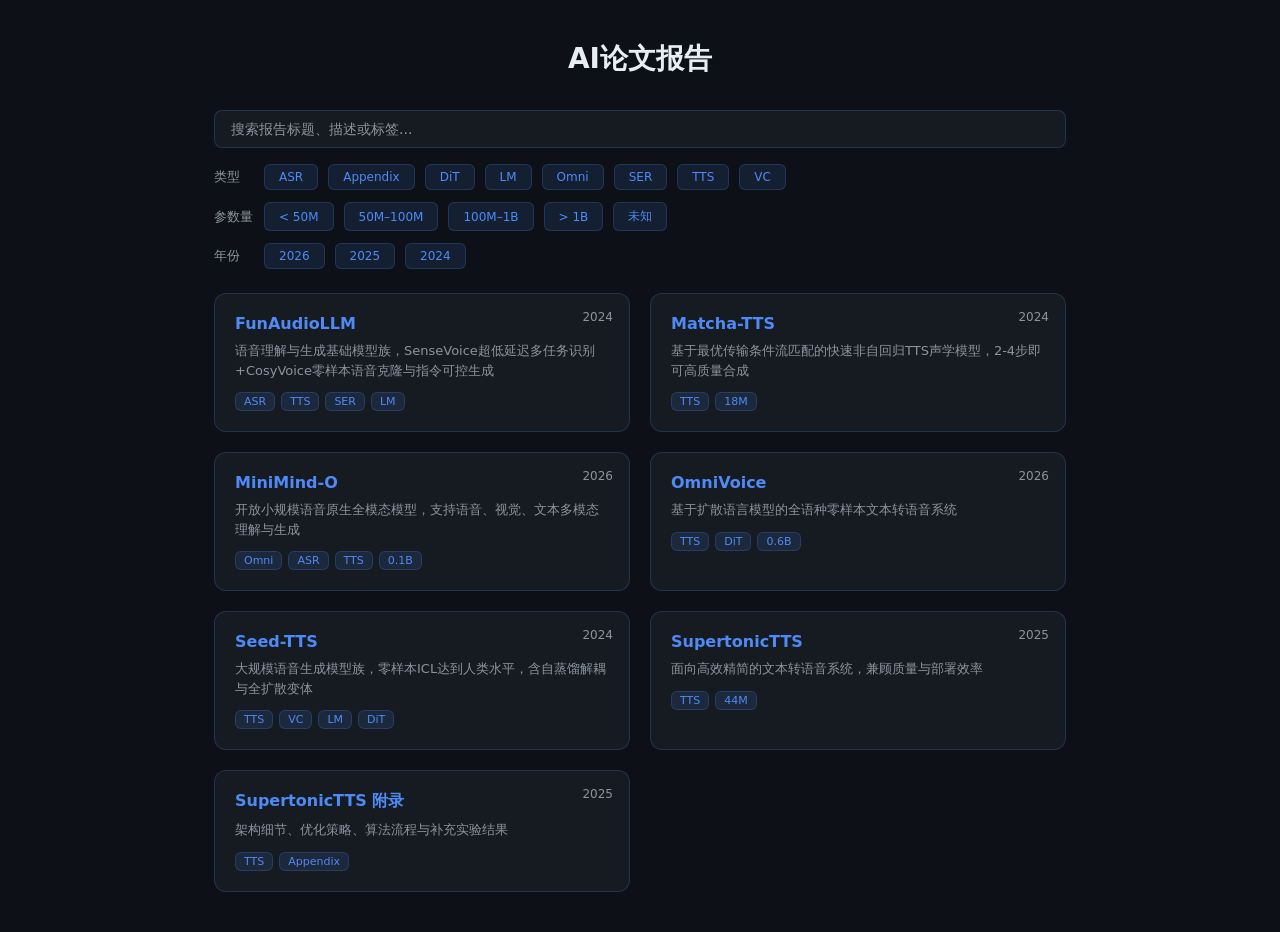
<file: index.html>
<!DOCTYPE html>
<html lang="zh-CN">
<head>
<meta charset="UTF-8">
<title>AI论文报告</title>
<style>
*{box-sizing:border-box;margin:0;padding:0}
:root{--bg:#0d1117;--card:#161b22;--p:#4f8af7;--pm:rgba(79,138,247,.12);--bd:rgba(79,138,247,.22);--t:#e6edf3;--mt:#8b949e;--font:'Source Sans 3','Noto Sans SC',system-ui,sans-serif}
html,body{background:var(--bg);font-family:var(--font);color:var(--t)}
.wrap{max-width:900px;margin:0 auto;padding:40px 24px}
header{text-align:center;margin-bottom:32px}
header h1{font-size:28px;font-weight:700;color:var(--t)}
.filters{margin-bottom:24px}
.filters .search{margin-bottom:16px}
.filters .search input{width:100%;padding:10px 16px;border-radius:8px;border:1px solid var(--bd);background:var(--card);color:var(--t);font-size:14px;font-family:var(--font);outline:none;transition:border-color .2s}
.filters .search input::placeholder{color:var(--mt)}
.filters .search input:focus{border-color:var(--p)}
.filters .filter-row{display:flex;flex-wrap:wrap;gap:10px;align-items:center;margin-bottom:12px}
.filters .filter-row .label{font-size:13px;color:var(--mt);min-width:40px}
#typeBtns,#sizeBtns,#yearBtns{display:flex;flex-wrap:wrap;gap:10px}
.filter-btn{background:var(--pm);border:1px solid var(--bd);border-radius:6px;padding:5px 14px;font-size:12px;color:var(--p);cursor:pointer;transition:background .15s,border-color .15s,color .15s;font-family:var(--font);white-space:nowrap}
.filter-btn:hover{border-color:var(--p)}
.filter-btn.active{background:var(--bd);border-color:var(--p);color:var(--t)}
.grid{display:grid;grid-template-columns:repeat(auto-fill,minmax(280px,1fr));gap:20px}
.card{background:var(--card);border:1px solid var(--bd);border-radius:12px;padding:20px;cursor:pointer;transition:border-color .2s,transform .2s;position:relative}
.card:hover{border-color:var(--p);transform:translateY(-2px)}
.card .year{position:absolute;top:16px;right:16px;font-size:12px;color:var(--mt)}
.card .title{font-size:16px;font-weight:600;color:var(--p);margin-bottom:8px;word-break:break-all}
.card .desc{font-size:13px;color:var(--mt);margin-bottom:12px;line-height:1.5}
.card .meta{font-size:12px;color:var(--mt);display:flex;flex-wrap:wrap;gap:6px}
.badge{background:var(--pm);border:1px solid var(--bd);border-radius:6px;padding:2px 8px;font-size:11px;color:var(--p);cursor:default}
.badge[title]{position:relative}
.badge[title]:hover::after{content:attr(title);position:absolute;bottom:calc(100% + 4px);left:50%;transform:translateX(-50%);background:var(--card);border:1px solid var(--bd);padding:4px 10px;border-radius:6px;font-size:11px;color:var(--mt);white-space:nowrap;z-index:10}
.empty{text-align:center;color:var(--mt);padding:80px 0;font-size:16px}
</style>
</head>
<body>
<div class="wrap">
<header>
<h1>AI论文报告</h1>
</header>
<div class="filters">
  <div class="search"><input id="searchBox" type="text" placeholder="搜索报告标题、描述或标签..." /></div>
  <div class="filter-row"><span class="label">类型</span><div id="typeBtns"></div></div>
  <div class="filter-row"><span class="label">参数量</span><div id="sizeBtns"></div></div>
  <div class="filter-row"><span class="label">年份</span><div id="yearBtns"></div></div>
</div>
<div class="grid" id="grid"></div>
<div class="empty" id="empty" style="display:none">未找到匹配的报告</div>
</div>
<script>
const TAG_TIPS={
  'TTS':'Text-to-Speech 文本转语音',
  'ASR':'Automatic Speech Recognition 自动语音识别',
  'VC':'Voice Conversion 语音转换',
  'LM':'Language Model 语言模型',
  'Omni':'Omni-modal 全模态',
  'DiT':'Diffusion Transformer 扩散Transformer',
  'SER':'Speech Emotion Recognition 语音情感识别',
  'Appendix':'附录'
};

let allReports=[];
let activeTags=[];
let activeSize=null;
let activeYear=null;

function parseSize(tag){
  const m=tag.match(/^([\d.]+)(M|B)$/i);
  if(!m)return null;
  return parseFloat(m[1])*(m[2].toUpperCase()==='B'?1000:1);
}

function buildFilterBtns(){
  const typeTags=new Set();const sizeTags=new Set();const years=new Set();
  allReports.forEach(r=>{
    (r.tags||[]).forEach(t=>{
      if(parseSize(t))sizeTags.add(t);else typeTags.add(t);
    });
    if(r.year)years.add(r.year);
  });
  const tb=document.getElementById('typeBtns');tb.innerHTML='';
  [...typeTags].sort().forEach(t=>{
    const b=document.createElement('button');b.className='filter-btn';b.textContent=t;
    b.title=TAG_TIPS[t]||t;
    b.onclick=()=>{toggleTag(t,b);filterReports()};
    tb.appendChild(b);
  });
  const sb=document.getElementById('sizeBtns');sb.innerHTML='';
  const ranges=[
    {label:'< 50M',max:50},
    {label:'50M\u2013100M',min:50,max:100},
    {label:'100M\u20131B',min:100,max:1000},
    {label:'> 1B',min:1000},
    {label:'未知',unknown:true}
  ];
  ranges.forEach(r=>{
    const b=document.createElement('button');b.className='filter-btn';b.textContent=r.label;
    b.onclick=()=>{toggleSize(r,b);filterReports()};
    sb.appendChild(b);
  });
  const yb=document.getElementById('yearBtns');yb.innerHTML='';
  [...years].sort((a,b)=>b-a).forEach(y=>{
    const b=document.createElement('button');b.className='filter-btn';b.textContent=y;
    b.onclick=()=>{toggleYear(y,b);filterReports()};
    yb.appendChild(b);
  });
}

function toggleTag(t,btn){
  const i=activeTags.indexOf(t);
  if(i>=0){activeTags.splice(i,1);btn.classList.remove('active')}
  else{activeTags.push(t);btn.classList.add('active')}
}

function toggleSize(range,btn){
  if(activeSize&&activeSize.label===range.label){activeSize=null;btn.classList.remove('active')}
  else{
    document.querySelectorAll('#sizeBtns .filter-btn').forEach(b=>b.classList.remove('active'));
    activeSize=range;btn.classList.add('active');
  }
}

function toggleYear(y,btn){
  if(activeYear===y){activeYear=null;btn.classList.remove('active')}
  else{
    document.querySelectorAll('#yearBtns .filter-btn').forEach(b=>b.classList.remove('active'));
    activeYear=y;btn.classList.add('active');
  }
}

function renderReports(data){allReports=data;buildFilterBtns();filterReports()}

function filterReports(){
  const q=(document.getElementById('searchBox').value||'').toLowerCase().trim();
  const filtered=allReports.filter(r=>{
    const t=(r.title||r.name).toLowerCase();
    const d=(r.description||'').toLowerCase();
    const tags=(r.tags||[]).join(' ').toLowerCase();
    const textMatch=!q||t.includes(q)||d.includes(q)||tags.includes(q);
    const tagMatch=activeTags.length===0||activeTags.every(at=>(r.tags||[]).includes(at));
    let sizeMatch=true;
    if(activeSize){
      if(activeSize.unknown){
        const sizes=(r.tags||[]).filter(t=>parseSize(t));
        sizeMatch=sizes.length===0;
      }else{
        const sizes=(r.tags||[]).filter(t=>parseSize(t)).map(t=>parseSize(t));
        if(!sizes.length)sizeMatch=false;
        else{const s=sizes[0];sizeMatch=(!activeSize.min||s>=activeSize.min)&&(!activeSize.max||s<=activeSize.max)}
      }
    }
    const yearMatch=activeYear===null||r.year===activeYear;
    return textMatch&&tagMatch&&sizeMatch&&yearMatch;
  });
  if(!filtered.length){document.getElementById('grid').style.display='none';
    document.getElementById('empty').style.display='block';return}
  document.getElementById('grid').style.display='grid';
  document.getElementById('empty').style.display='none';
  const g=document.getElementById('grid');g.innerHTML='';
  filtered.forEach(r=>{
    const c=document.createElement('div');c.className='card';
    c.onclick=()=>location.href='./view/?name='+encodeURIComponent(r.name);
    const badges=(r.tags||[]).map(t=>{
      const tip=TAG_TIPS[t]||'';
      return `<span class="badge" ${tip?`title="${tip}"`:''}>${t}</span>`;
    }).join('');
    c.innerHTML=`${r.year?`<span class="year">${r.year}</span>`:''}
<div class="title">${r.title||r.name}</div>
${r.description?`<div class="desc">${r.description}</div>`:''}
<div class="meta">${badges}</div>`;
    g.appendChild(c);
  });
}
document.getElementById('searchBox').addEventListener('input',filterReports);
fetch('./manifest.json').then(r=>r.json()).then(renderReports);
</script>
</body>
</html>
</file>
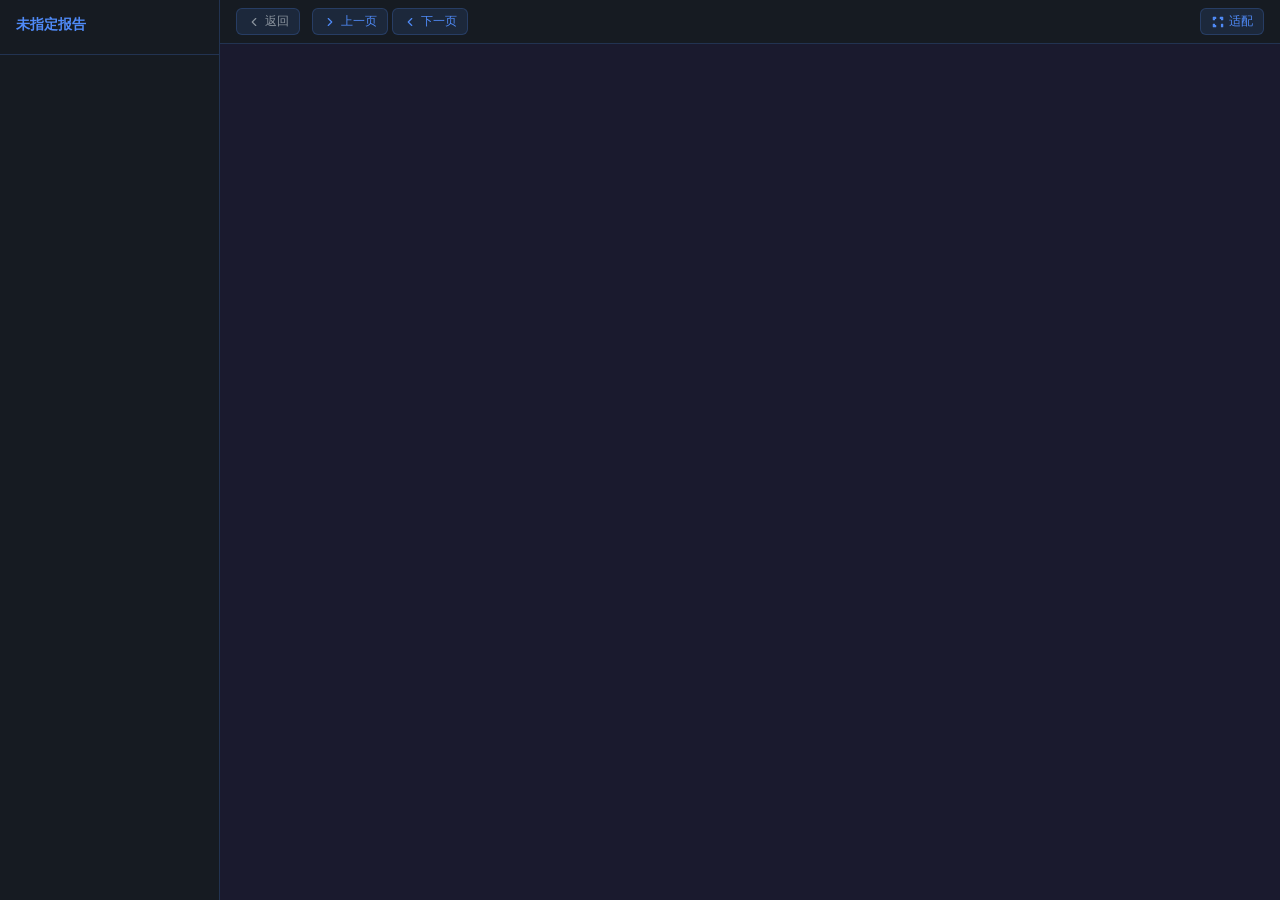
<file: view/index.html>
<!DOCTYPE html>
<html lang="zh-CN">
<head>
<meta charset="UTF-8">
<title>报告查看器</title>
<style>
*{box-sizing:border-box;margin:0;padding:0}
:root{--bg:#0d1117;--card:#161b22;--p:#4f8af7;--pm:rgba(79,138,247,.12);--bd:rgba(79,138,247,.22);--t:#e6edf3;--mt:#8b949e;--content-bg:#1a1a2e;--font:'Source Sans 3','Noto Sans SC',system-ui,sans-serif}
html,body{height:100%;background:var(--bg);font-family:var(--font);color:var(--t);overflow:hidden}
.app{display:flex;height:100vh}
.sidebar{width:220px;background:var(--card);border-right:1px solid var(--bd);display:flex;flex-direction:column;overflow:hidden;flex-shrink:0}
.sidebar.hidden{display:none}
.sidebar-header{padding:16px;border-bottom:1px solid var(--bd)}
.sidebar-header h2{font-size:14px;color:var(--p);margin-bottom:4px;word-break:break-all}
.page-list{flex:1;overflow-y:auto;padding:8px}
.page-item{display:flex;align-items:center;gap:8px;padding:8px 12px;border-radius:8px;cursor:pointer;font-size:13px;color:var(--mt);transition:background .15s,color .15s}
.page-item:hover{background:var(--pm);color:var(--t)}
.page-item.active{background:var(--pm);color:var(--p);border:1px solid var(--bd)}
.page-num{font-weight:600;font-size:11px;color:var(--p);min-width:24px}
.main{flex:1;display:flex;flex-direction:column;overflow:hidden}
.toolbar{display:flex;align-items:center;justify-content:space-between;padding:8px 16px;background:var(--card);border-bottom:1px solid var(--bd);flex-shrink:0}
.toolbar .left{display:flex;align-items:center;gap:12px}
.toolbar .right{display:flex;align-items:center;gap:6px}
.toolbar a{display:inline-flex;align-items:center;gap:4px;font-size:12px;color:var(--mt);text-decoration:none;padding:4px 10px;border-radius:6px;border:1px solid var(--bd);background:var(--pm);transition:background .15s,color .15s,border-color .15s}
.toolbar a:hover{color:var(--p);border-color:var(--p)}
.toolbar a svg{width:14px;height:14px;fill:none;stroke:currentColor;stroke-width:2;stroke-linecap:round;stroke-linejoin:round}
.toolbar button{display:inline-flex;align-items:center;gap:4px;background:var(--pm);border:1px solid var(--bd);color:var(--p);padding:4px 10px;border-radius:6px;cursor:pointer;font-size:12px;transition:background .15s,border-color .15s}
.toolbar button:hover{background:var(--bd);border-color:var(--p)}
.toolbar button svg{width:14px;height:14px;fill:none;stroke:currentColor;stroke-width:2;stroke-linecap:round;stroke-linejoin:round}
.toolbar .nav-group{display:flex;gap:4px}
.toolbar .nav-group.hidden{display:none}
.content{flex:1;overflow:hidden;background:var(--content-bg);position:relative}
iframe{border:none;width:100%;height:100%}
iframe.fit{width:1017px;height:720px;transform-origin:center}
@media(max-width:768px){
  .sidebar{display:none!important}
  .toolbar{padding:10px 12px}
  .toolbar button,.toolbar a{padding:6px 14px;font-size:13px;border-radius:8px}
  iframe.fit{transform:none!important;width:100%!important;height:100%!important}
}
</style>
</head>
<body>
<div class="app">
<div class="sidebar" id="sidebar">
<div class="sidebar-header">
<h2 id="reportName"></h2>
</div>
<div class="page-list" id="pageList"></div>
</div>
<div class="main">
<div class="toolbar">
  <div class="left">
    <a href="../">
      <svg viewBox="0 0 24 24"><path d="M15 18l-6-6 6-6"/></svg>
      返回
    </a>
    <div class="nav-group" id="navGroup">
      <button onclick="prevPage()">
        <svg viewBox="0 0 24 24"><path d="M9 18l6-6-6-6"/></svg>
        上一页
      </button>
      <button onclick="nextPage()">
        <svg viewBox="0 0 24 24"><path d="M15 18l-6-6 6-6"/></svg>
        下一页
      </button>
    </div>
  </div>
  <div class="right">
    <button id="fitBtn" onclick="toggleFit()">
      <svg viewBox="0 0 24 24" id="fitIcon"><path d="M4 4h4v2H6v2H4V4zm12 0h4v4h-2V6h-2V4zM4 16h2v2h2v2H4v-4zm14 2v2h2v-4h-2v2z"/></svg>
      适配
    </button>
  </div>
</div>
<div class="content" id="content">
<iframe id="frame"></iframe>
</div>
</div>
</div>
<script>
const path=new URLSearchParams(location.search).get('name');
let pages=[];let idx=0;let reportType='directory';
let fitMode='standard';
const STANDARD=880;
const WIDE='100%';

async function loadReport(){
  if(!path){document.getElementById('reportName').textContent='未指定报告';return}
  try{const r=await fetch('../manifest.json');const data=await r.json();
    const report=data.find(d=>d.name===path);
    if(!report){document.getElementById('reportName').textContent='未找到';return}
    document.getElementById('reportName').textContent=report.title||report.name;
    document.title=report.title||report.name;
    pages=report.pages;reportType=report.type;
    if(reportType==='single'){
      document.getElementById('sidebar').classList.add('hidden');
      document.getElementById('navGroup').classList.add('hidden');
      document.getElementById('frame').src='../reports/'+path;
      document.getElementById('frame').onload=function(){
        try{setFitMode('standard')}catch(e){}
      };
      return}
    if(idx>=pages.length)idx=0;
    renderPages();showPage(idx)}catch(e){console.error(e)}
}

function setFitMode(mode){
  fitMode=mode;
  const f=document.getElementById('frame');
  try{
    const doc=f.contentDocument||f.contentWindow.document;
    if(mode==='wide'){
      doc.body.style.maxWidth=WIDE;
      doc.body.style.padding='48px 16px';
      document.getElementById('fitIcon').innerHTML='<path d="M3 5v14h18V5H3zm16 12H5V7h14v10z"/>';
      document.getElementById('fitBtn').lastChild.textContent='标准';
    }else{
      doc.body.style.maxWidth=STANDARD+'px';
      doc.body.style.padding='48px 28px';
      document.getElementById('fitIcon').innerHTML='<path d="M4 4h4v2H6v2H4V4zm12 0h4v4h-2V6h-2V4zM4 16h2v2h2v2H4v-4zm14 2v2h2v-4h-2v2z"/>';
      document.getElementById('fitBtn').lastChild.textContent='适配';
    }
  }catch(e){}
}

function toggleFit(){
  if(fitMode==='standard')setFitMode('wide');
  else setFitMode('standard');
}

function renderPages(){
  const list=document.getElementById('pageList');list.innerHTML='';
  pages.forEach((p,i)=>{
    const item=document.createElement('div');item.className='page-item'+(i===idx?' active':'');
    item.innerHTML=`<span class="page-num">P${i}</span><span>${p}</span>`;
    item.onclick=()=>{idx=i;renderPages();showPage(i)};
    list.appendChild(item);
  });
}
function showPage(i){
  const f=document.getElementById('frame');
  f.src=`../reports/${path}/${pages[i]}`;
}
function prevPage(){if(idx>0){idx--;renderPages();showPage(idx)}}
function nextPage(){if(idx<pages.length-1){idx++;renderPages();showPage(idx)}}
document.addEventListener('keydown',e=>{
  if(reportType==='single')return;
  if(e.key==='ArrowLeft'||e.key==='ArrowUp')prevPage();
  if(e.key==='ArrowRight'||e.key==='ArrowDown')nextPage();
});
loadReport();
</script>
</body>
</html>
</file>
